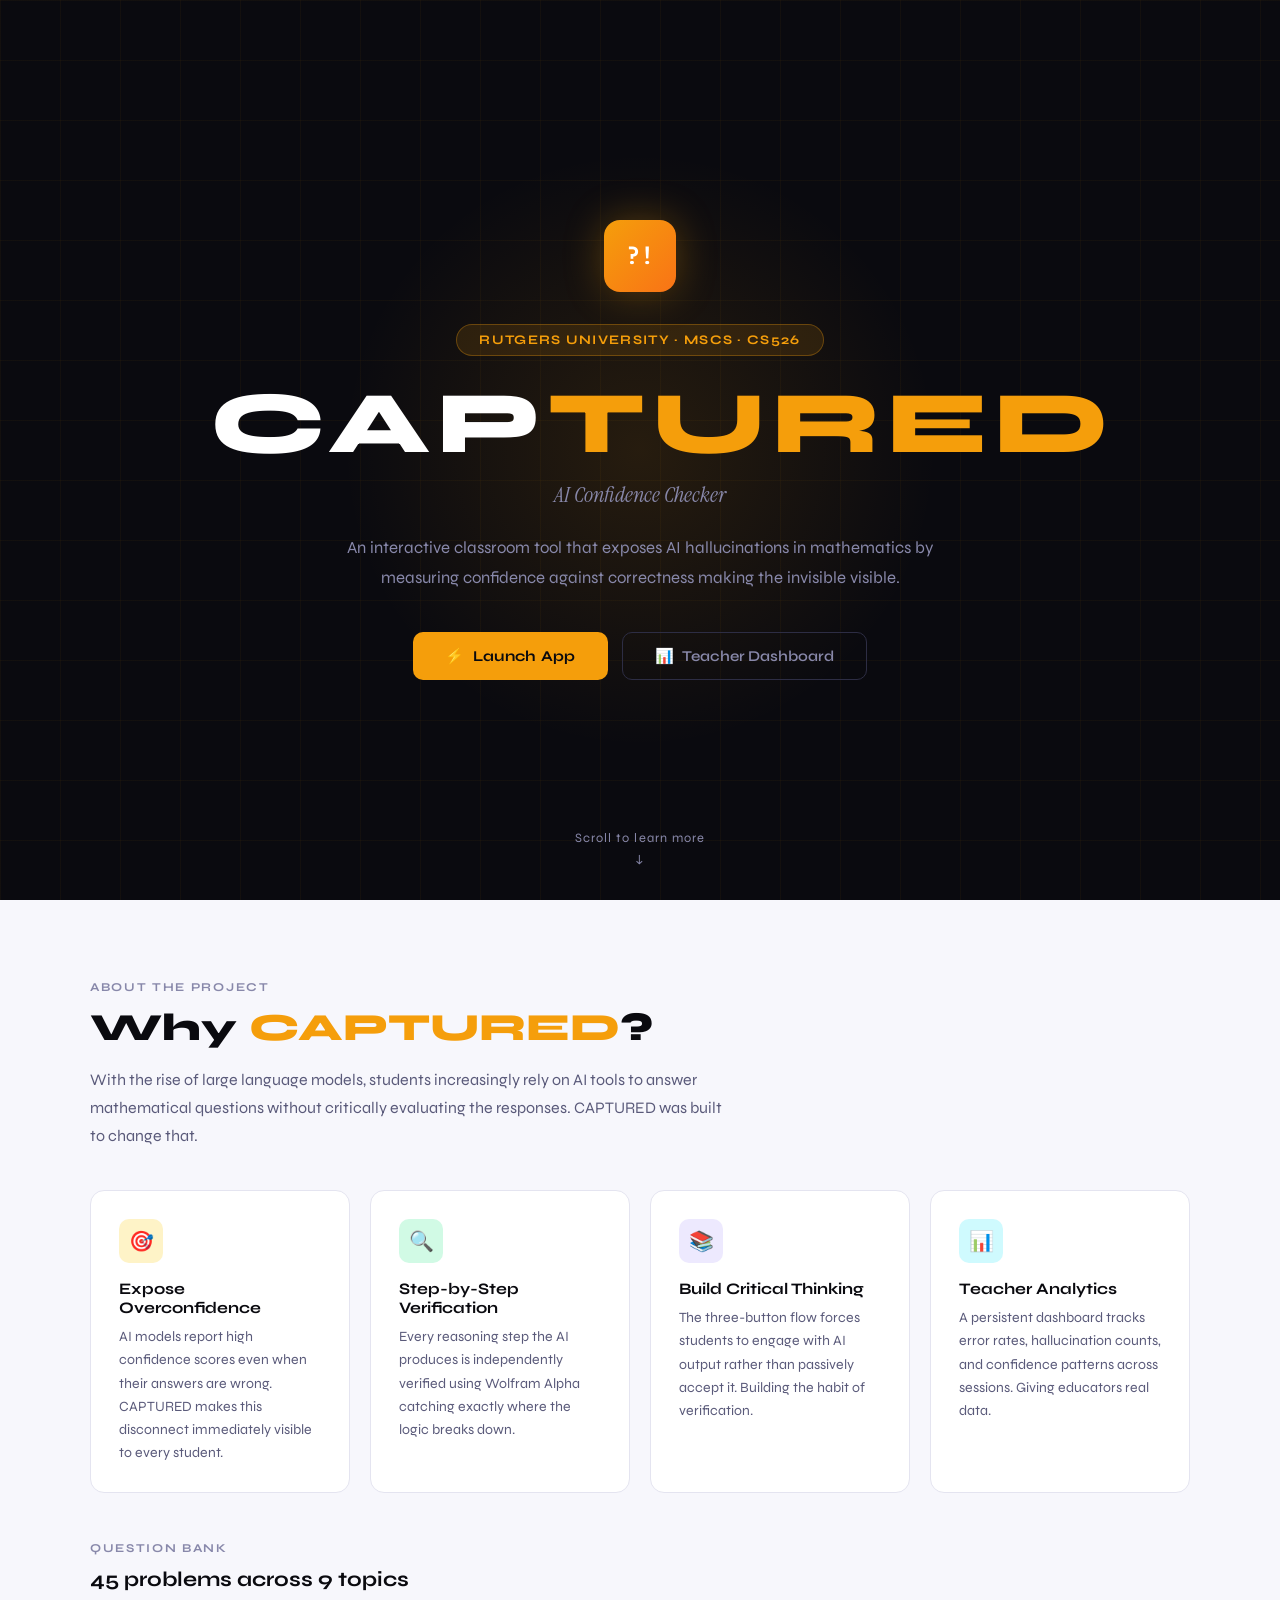
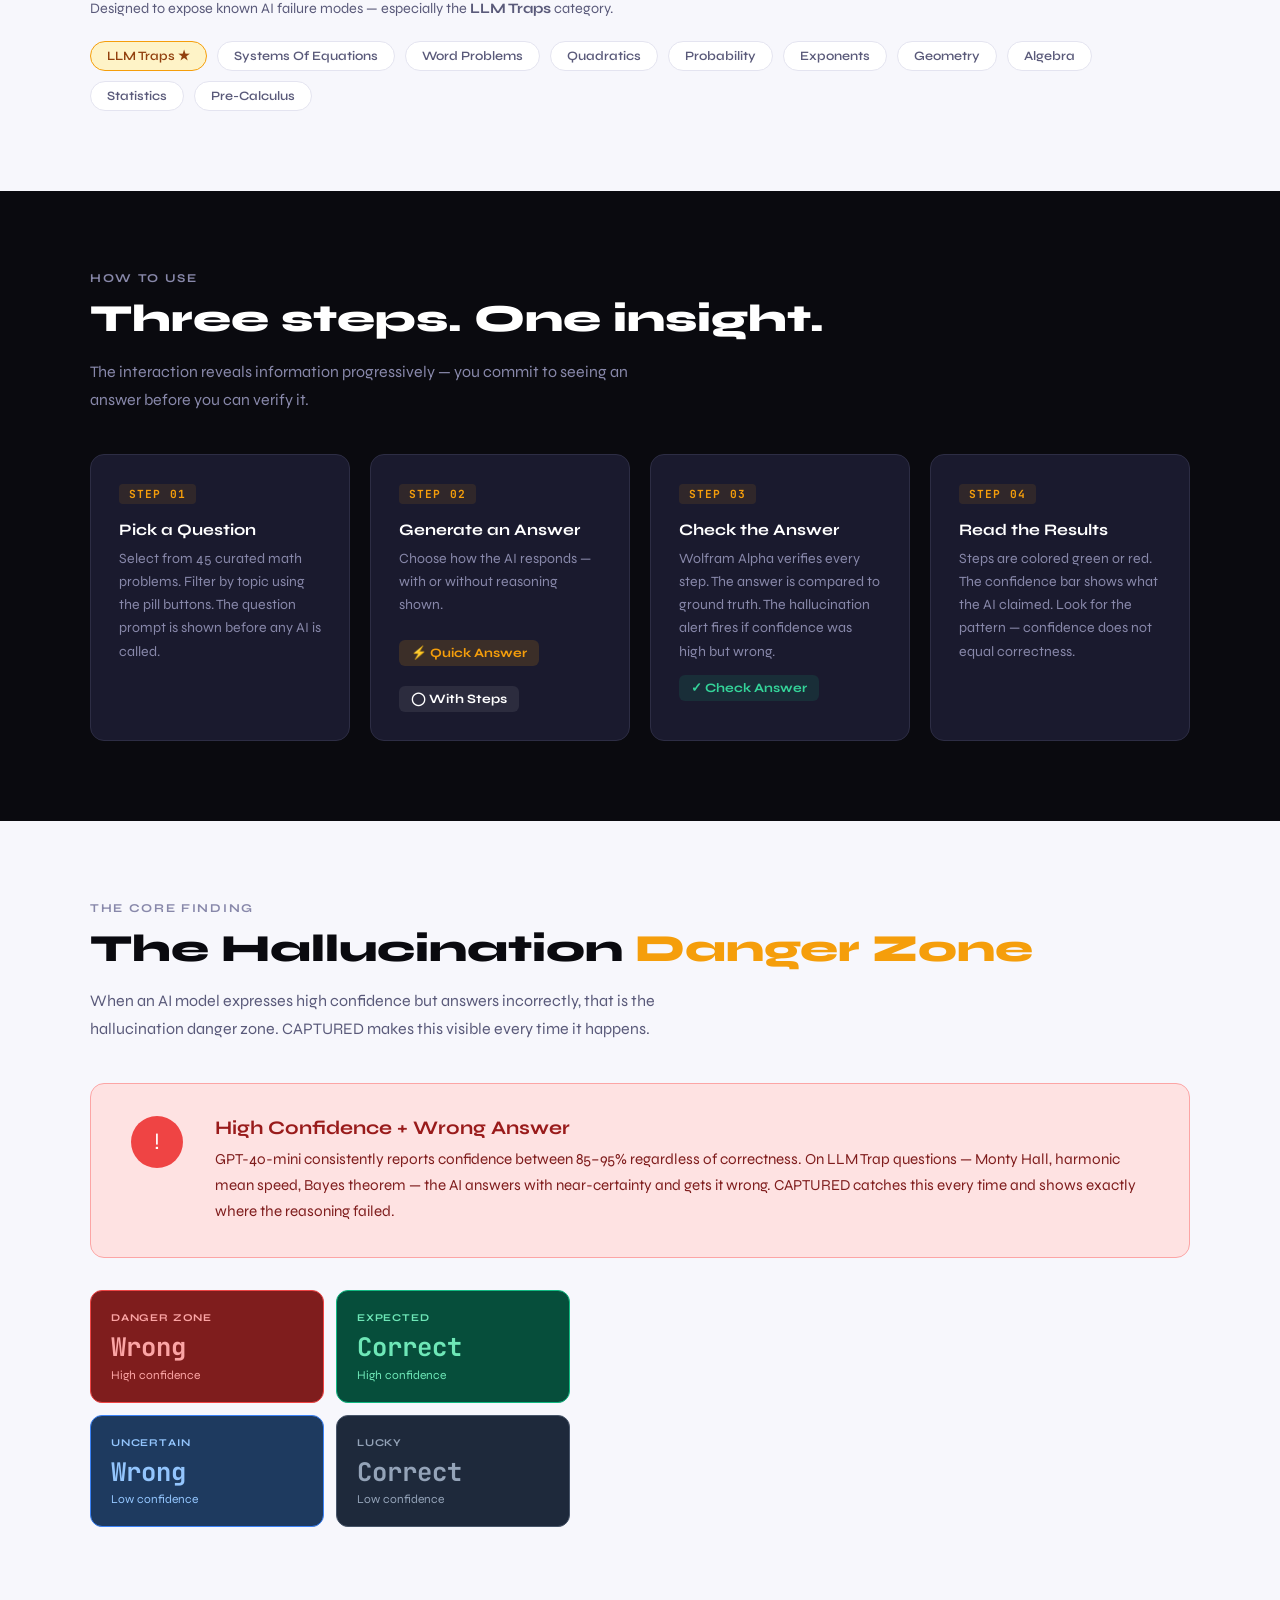
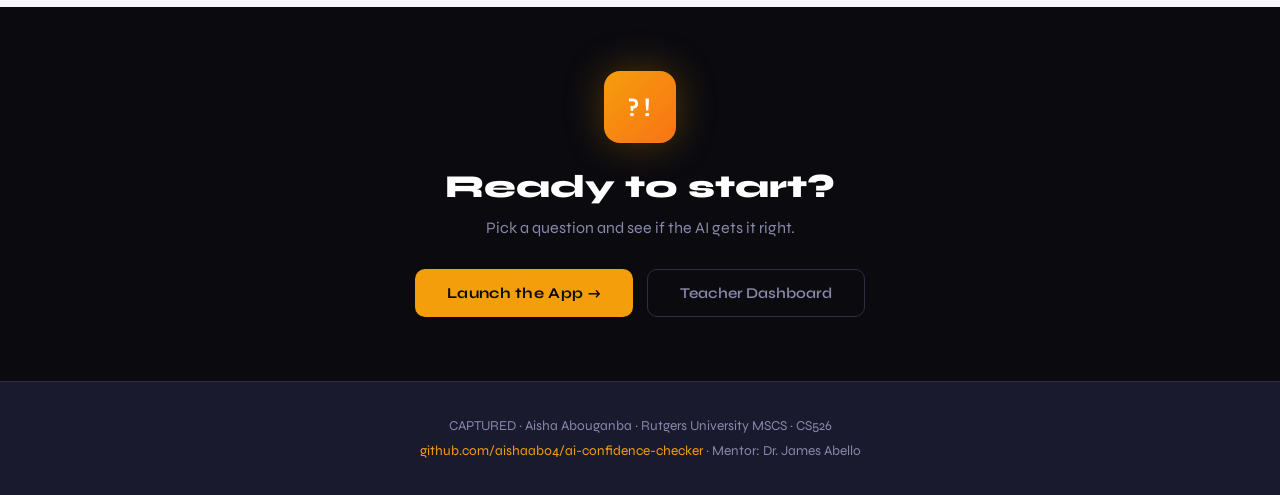
<file: templates/home.html>
<!doctype html>
<html lang="en">
<head>
  <meta charset="utf-8"/>
  <meta name="viewport" content="width=device-width,initial-scale=1"/>
  <title>CAPTURED — AI Confidence Checker</title>
  <link rel="preconnect" href="https://fonts.googleapis.com">
  <link href="https://fonts.googleapis.com/css2?family=Syne:wght@400;500;600;700;800&family=JetBrains+Mono:wght@400;500;600&family=Instrument+Serif:ital@0;1&display=swap" rel="stylesheet">
  <style>
    :root {
      --ink:#0a0a0f;--ink2:#1a1a2e;--ink3:#2d2d44;--slate:#5a5a7a;
      --muted:#8888aa;--border:#e4e4f0;--surface:#f7f7fc;--white:#ffffff;
      --amber:#f59e0b;--amberl:#fef3c7;--amberd:#92400e;
      --red:#ef4444;--redl:#fee2e2;--redd:#991b1b;
      --green:#10b981;--greenl:#d1fae5;--greend:#065f46;
      --purple:#7c3aed;--teal:#0891b2;
      --font:'Syne',sans-serif;--mono:'JetBrains Mono',monospace;
      --serif:'Instrument Serif',serif;--radius:14px;
    }
    *,*::before,*::after{box-sizing:border-box;margin:0;padding:0}
    html{font-size:16px;-webkit-font-smoothing:antialiased;scroll-behavior:smooth}
    body{font-family:var(--font);background:var(--ink);color:var(--white);min-height:100vh}

    .hero{min-height:100vh;display:flex;flex-direction:column;align-items:center;justify-content:center;padding:4rem 2rem;position:relative;overflow:hidden;text-align:center}
    .hero::before{content:'';position:absolute;inset:0;background-image:linear-gradient(rgba(245,158,11,.04) 1px,transparent 1px),linear-gradient(90deg,rgba(245,158,11,.04) 1px,transparent 1px);background-size:60px 60px;pointer-events:none}
    .hero::after{content:'';position:absolute;width:600px;height:600px;border-radius:50%;background:radial-gradient(circle,rgba(245,158,11,.12) 0%,transparent 70%);top:50%;left:50%;transform:translate(-50%,-50%);pointer-events:none}
    .hero-inner{position:relative;z-index:1;max-width:860px}
    .logo-mark{width:72px;height:72px;border-radius:16px;background:linear-gradient(135deg,var(--amber),#f97316);display:flex;align-items:center;justify-content:center;font-family:var(--mono);font-size:24px;font-weight:700;color:white;margin:0 auto 2rem;box-shadow:0 0 40px rgba(245,158,11,.3)}
    .hero-tagline{display:inline-block;background:rgba(245,158,11,.12);border:1px solid rgba(245,158,11,.3);color:var(--amber);font-size:.82rem;font-weight:700;letter-spacing:.1em;text-transform:uppercase;padding:.45rem 1.4rem;border-radius:999px;margin-bottom:1.5rem}
    .hero-title{font-size:clamp(3rem,8vw,5.5rem);font-weight:800;letter-spacing:.08em;line-height:1;margin-bottom:.75rem}
    .hero-title span{color:var(--amber)}
    .hero-subtitle{font-family:var(--serif);font-size:clamp(1.1rem,2.5vw,1.4rem);color:var(--muted);font-style:italic;margin-bottom:1.5rem}
    .hero-desc{font-size:1.05rem;color:var(--muted);line-height:1.75;max-width:620px;margin:0 auto 2.5rem}
    .cta-row{display:flex;gap:14px;justify-content:center;flex-wrap:wrap}
    .btn-primary{display:inline-flex;align-items:center;gap:8px;padding:14px 32px;border-radius:10px;background:var(--amber);color:var(--ink);font-family:var(--font);font-size:15px;font-weight:700;text-decoration:none;border:none;cursor:pointer;transition:all .2s;letter-spacing:.02em}
    .btn-primary:hover{background:#d97706;transform:translateY(-2px);box-shadow:0 8px 24px rgba(245,158,11,.3)}
    .btn-ghost{display:inline-flex;align-items:center;gap:8px;padding:14px 32px;border-radius:10px;background:transparent;color:var(--muted);font-family:var(--font);font-size:15px;font-weight:600;text-decoration:none;border:1px solid var(--ink3);cursor:pointer;transition:all .2s}
    .btn-ghost:hover{border-color:var(--muted);color:var(--white)}
    .scroll-hint{position:absolute;bottom:2rem;left:50%;transform:translateX(-50%);color:var(--muted);font-size:.8rem;letter-spacing:.08em;display:flex;flex-direction:column;align-items:center;gap:6px;animation:bounce 2s infinite}
    @keyframes bounce{0%,100%{transform:translateX(-50%) translateY(0)}50%{transform:translateX(-50%) translateY(6px)}}

    .section{background:var(--surface);color:var(--ink);padding:5rem 2rem}
    .section-inner{max-width:1100px;margin:0 auto}
    .section-label{font-size:.75rem;font-weight:700;letter-spacing:.14em;text-transform:uppercase;color:var(--muted);margin-bottom:.75rem}
    .section-title{font-size:clamp(1.8rem,4vw,2.4rem);font-weight:800;color:var(--ink);margin-bottom:1rem;line-height:1.15}
    .section-title span{color:var(--amber)}
    .section-desc{font-size:1rem;color:var(--slate);line-height:1.75;max-width:640px;margin-bottom:2.5rem}

    .purpose-grid{display:grid;grid-template-columns:repeat(auto-fit,minmax(240px,1fr));gap:20px;margin-top:2rem}
    .purpose-card{background:var(--white);border:1.5px solid var(--border);border-radius:var(--radius);padding:1.75rem;transition:box-shadow .2s}
    .purpose-card:hover{box-shadow:0 8px 32px rgba(10,10,30,.08)}
    .purpose-icon{width:44px;height:44px;border-radius:10px;display:flex;align-items:center;justify-content:center;font-size:20px;margin-bottom:1rem}
    .purpose-title{font-size:1rem;font-weight:700;color:var(--ink);margin-bottom:.5rem}
    .purpose-desc{font-size:.88rem;color:var(--slate);line-height:1.65}

    .how-section{background:var(--ink);padding:5rem 2rem}
    .how-inner{max-width:1100px;margin:0 auto}
    .steps-grid{display:grid;grid-template-columns:repeat(auto-fit,minmax(220px,1fr));gap:20px;margin-top:2.5rem}
    .step-card{background:var(--ink2);border:1px solid var(--ink3);border-radius:var(--radius);padding:1.75rem;transition:border-color .2s}
    .step-card:hover{border-color:var(--amber)}
    .step-number{font-family:var(--mono);font-size:.7rem;font-weight:700;color:var(--amber);letter-spacing:.1em;margin-bottom:1rem;background:rgba(245,158,11,.1);display:inline-block;padding:3px 10px;border-radius:4px}
    .step-title{font-size:1rem;font-weight:700;color:var(--white);margin-bottom:.5rem}
    .step-desc{font-size:.88rem;color:var(--muted);line-height:1.65}
    .step-btn{display:inline-flex;align-items:center;gap:6px;margin-top:.75rem;padding:5px 12px;border-radius:6px;font-size:.8rem;font-weight:700;font-family:var(--font)}
    .btn-quick{background:rgba(245,158,11,.15);color:var(--amber)}
    .btn-gen{background:rgba(255,255,255,.08);color:var(--white)}
    .btn-check{background:rgba(16,185,129,.12);color:#34d399}

    .danger-section{background:var(--surface);padding:5rem 2rem}
    .danger-inner{max-width:1100px;margin:0 auto}
    .danger-box{background:var(--redl);border:1.5px solid #fca5a5;border-radius:var(--radius);padding:2rem 2.5rem;display:flex;gap:2rem;align-items:flex-start;margin-top:2rem}
    .danger-icon{width:52px;height:52px;border-radius:50%;background:var(--red);color:white;display:flex;align-items:center;justify-content:center;font-size:22px;flex-shrink:0}
    .danger-title{font-size:1.2rem;font-weight:700;color:var(--redd);margin-bottom:.5rem}
    .danger-desc{font-size:.95rem;color:#7f1d1d;line-height:1.7}

    .matrix-2x2{display:grid;grid-template-columns:1fr 1fr;gap:12px;max-width:480px;margin-top:2rem}
    .m-cell{border-radius:12px;padding:1.25rem}

    .topics-grid{display:flex;flex-wrap:wrap;gap:10px;margin-top:1.5rem}
    .topic-pill{font-size:.8rem;font-weight:600;padding:6px 16px;border-radius:999px;border:1.5px solid var(--border);background:var(--white);color:var(--slate);text-transform:capitalize}
    .topic-pill.highlight{background:var(--amberl);color:var(--amberd);border-color:var(--amber)}

    .footer{background:var(--ink2);border-top:1px solid var(--ink3);padding:2rem;text-align:center}
    .footer-text{font-size:.85rem;color:var(--muted);line-height:1.8}
    .footer-text a{color:var(--amber);text-decoration:none}

    @media(max-width:600px){.danger-box{flex-direction:column}.cta-row{flex-direction:column;align-items:center}}
  </style>
</head>
<body>

<section class="hero">
  <div class="hero-inner">
    <div class="logo-mark">?!</div>
    <div class="hero-tagline">Rutgers University &middot; MSCS &middot; CS526</div>
    <h1 class="hero-title">CAP<span>TURED</span></h1>
    <p class="hero-subtitle">AI Confidence Checker</p>
    <p class="hero-desc">An interactive classroom tool that exposes AI hallucinations in mathematics by measuring confidence against correctness making the invisible visible.</p>
    <div class="cta-row">
      <a href="/app" class="btn-primary"><span>&#9889;</span> Launch App</a>
      <a href="/teacher" class="btn-ghost"><span>&#128202;</span> Teacher Dashboard</a>
    </div>
  </div>
  <div class="scroll-hint"><span>Scroll to learn more</span><span>&#8595;</span></div>
</section>

<section class="section">
  <div class="section-inner">
    <div class="section-label">About the Project</div>
    <h2 class="section-title">Why <span>CAPTURED</span>?</h2>
    <p class="section-desc">With the rise of large language models, students increasingly rely on AI tools to answer mathematical questions without critically evaluating the responses. CAPTURED was built to change that.</p>

    <div class="purpose-grid">
      <div class="purpose-card">
        <div class="purpose-icon" style="background:#fef3c7">&#127919;</div>
        <div class="purpose-title">Expose Overconfidence</div>
        <div class="purpose-desc">AI models report high confidence scores even when their answers are wrong. CAPTURED makes this disconnect immediately visible to every student.</div>
      </div>
      <div class="purpose-card">
        <div class="purpose-icon" style="background:#d1fae5">&#128269;</div>
        <div class="purpose-title">Step-by-Step Verification</div>
        <div class="purpose-desc">Every reasoning step the AI produces is independently verified using Wolfram Alpha catching exactly where the logic breaks down.</div>
      </div>
      <div class="purpose-card">
        <div class="purpose-icon" style="background:#ede9fe">&#128218;</div>
        <div class="purpose-title">Build Critical Thinking</div>
        <div class="purpose-desc">The three-button flow forces students to engage with AI output rather than passively accept it. Building the habit of verification.</div>
      </div>
      <div class="purpose-card">
        <div class="purpose-icon" style="background:#cffafe">&#128202;</div>
        <div class="purpose-title">Teacher Analytics</div>
        <div class="purpose-desc">A persistent dashboard tracks error rates, hallucination counts, and confidence patterns across sessions. Giving educators real data.</div>
      </div>
    </div>

    <div style="margin-top:3rem">
      <div class="section-label">Question Bank</div>
      <h3 style="font-size:1.3rem;font-weight:700;color:var(--ink);margin-bottom:.5rem">45 problems across 9 topics</h3>
      <p style="font-size:.9rem;color:var(--slate);margin-bottom:1rem">Designed to expose known AI failure modes &mdash; especially the <strong>LLM Traps</strong> category.</p>
      <div class="topics-grid">
        <span class="topic-pill highlight">LLM Traps &#9733;</span>
        <span class="topic-pill">Systems of Equations</span>
        <span class="topic-pill">Word Problems</span>
        <span class="topic-pill">Quadratics</span>
        <span class="topic-pill">Probability</span>
        <span class="topic-pill">Exponents</span>
        <span class="topic-pill">Geometry</span>
        <span class="topic-pill">Algebra</span>
        <span class="topic-pill">Statistics</span>
        <span class="topic-pill">Pre-Calculus</span>
      </div>
    </div>
  </div>
</section>

<section class="how-section">
  <div class="how-inner">
    <div class="section-label" style="color:var(--muted)">How to Use</div>
    <h2 class="section-title" style="color:var(--white)">Three steps. One insight.</h2>
    <p style="font-size:1rem;color:var(--muted);line-height:1.75;max-width:580px;margin-bottom:2rem">The interaction reveals information progressively &mdash; you commit to seeing an answer before you can verify it.</p>

    <div class="steps-grid">
      <div class="step-card">
        <div class="step-number">STEP 01</div>
        <div class="step-title">Pick a Question</div>
        <div class="step-desc">Select from 45 curated math problems. Filter by topic using the pill buttons. The question prompt is shown before any AI is called.</div>
      </div>
      <div class="step-card">
        <div class="step-number">STEP 02</div>
        <div class="step-title">Generate an Answer</div>
        <div class="step-desc">Choose how the AI responds &mdash; with or without reasoning shown.</div>
        <div style="display:flex;gap:8px;margin-top:.75rem;flex-wrap:wrap">
          <span class="step-btn btn-quick">&#9889; Quick Answer</span>
          <span class="step-btn btn-gen">&#9711; With Steps</span>
        </div>
      </div>
      <div class="step-card">
        <div class="step-number">STEP 03</div>
        <div class="step-title">Check the Answer</div>
        <div class="step-desc">Wolfram Alpha verifies every step. The answer is compared to ground truth. The hallucination alert fires if confidence was high but wrong.</div>
        <span class="step-btn btn-check" style="display:inline-flex;margin-top:.75rem">&#10003; Check Answer</span>
      </div>
      <div class="step-card">
        <div class="step-number">STEP 04</div>
        <div class="step-title">Read the Results</div>
        <div class="step-desc">Steps are colored green or red. The confidence bar shows what the AI claimed. Look for the pattern &mdash; confidence does not equal correctness.</div>
      </div>
    </div>
  </div>
</section>

<section class="danger-section">
  <div class="danger-inner">
    <div class="section-label">The Core Finding</div>
    <h2 class="section-title">The Hallucination <span>Danger Zone</span></h2>
    <p class="section-desc">When an AI model expresses high confidence but answers incorrectly, that is the hallucination danger zone. CAPTURED makes this visible every time it happens.</p>
    <div class="danger-box">
      <div class="danger-icon">!</div>
      <div>
        <div class="danger-title">High Confidence + Wrong Answer</div>
        <div class="danger-desc">GPT-4o-mini consistently reports confidence between 85&ndash;95% regardless of correctness. On LLM Trap questions &mdash; Monty Hall, harmonic mean speed, Bayes theorem &mdash; the AI answers with near-certainty and gets it wrong. CAPTURED catches this every time and shows exactly where the reasoning failed.</div>
      </div>
    </div>
    <div class="matrix-2x2">
      <div class="m-cell" style="background:#7f1d1d;border:1px solid #ef4444">
        <div style="font-size:.65rem;font-weight:700;color:#fca5a5;text-transform:uppercase;letter-spacing:.08em;margin-bottom:.4rem">Danger Zone</div>
        <div style="font-size:1.6rem;font-weight:700;color:#fca5a5;font-family:var(--mono)">Wrong</div>
        <div style="font-size:.75rem;color:#fca5a5;margin-top:.2rem">High confidence</div>
      </div>
      <div class="m-cell" style="background:#064e3b;border:1px solid #10b981">
        <div style="font-size:.65rem;font-weight:700;color:#6ee7b7;text-transform:uppercase;letter-spacing:.08em;margin-bottom:.4rem">Expected</div>
        <div style="font-size:1.6rem;font-weight:700;color:#6ee7b7;font-family:var(--mono)">Correct</div>
        <div style="font-size:.75rem;color:#6ee7b7;margin-top:.2rem">High confidence</div>
      </div>
      <div class="m-cell" style="background:#1e3a5f;border:1px solid #3b82f6">
        <div style="font-size:.65rem;font-weight:700;color:#93c5fd;text-transform:uppercase;letter-spacing:.08em;margin-bottom:.4rem">Uncertain</div>
        <div style="font-size:1.6rem;font-weight:700;color:#93c5fd;font-family:var(--mono)">Wrong</div>
        <div style="font-size:.75rem;color:#93c5fd;margin-top:.2rem">Low confidence</div>
      </div>
      <div class="m-cell" style="background:#1e293b;border:1px solid #475569">
        <div style="font-size:.65rem;font-weight:700;color:#94a3b8;text-transform:uppercase;letter-spacing:.08em;margin-bottom:.4rem">Lucky</div>
        <div style="font-size:1.6rem;font-weight:700;color:#94a3b8;font-family:var(--mono)">Correct</div>
        <div style="font-size:.75rem;color:#94a3b8;margin-top:.2rem">Low confidence</div>
      </div>
    </div>
  </div>
</section>

<section style="background:var(--ink);padding:4rem 2rem;text-align:center">
  <div class="logo-mark" style="margin-bottom:1.5rem">?!</div>
  <h2 style="font-size:2rem;font-weight:800;color:var(--white);margin-bottom:.75rem">Ready to start?</h2>
  <p style="font-size:1rem;color:var(--muted);margin-bottom:2rem">Pick a question and see if the AI gets it right.</p>
  <div class="cta-row">
    <a href="/app" class="btn-primary">Launch the App &rarr;</a>
    <a href="/teacher" class="btn-ghost">Teacher Dashboard</a>
  </div>
</section>

<footer class="footer">
  <p class="footer-text">
    CAPTURED &middot; Aisha Abouganba &middot; Rutgers University MSCS &middot; CS526<br>
    <a href="https://github.com/aishaab04/ai-confidence-checker" target="_blank">github.com/aishaab04/ai-confidence-checker</a>
    &middot; Mentor: Dr. James Abello
  </p>
</footer>

</body>
</html>
</file>
